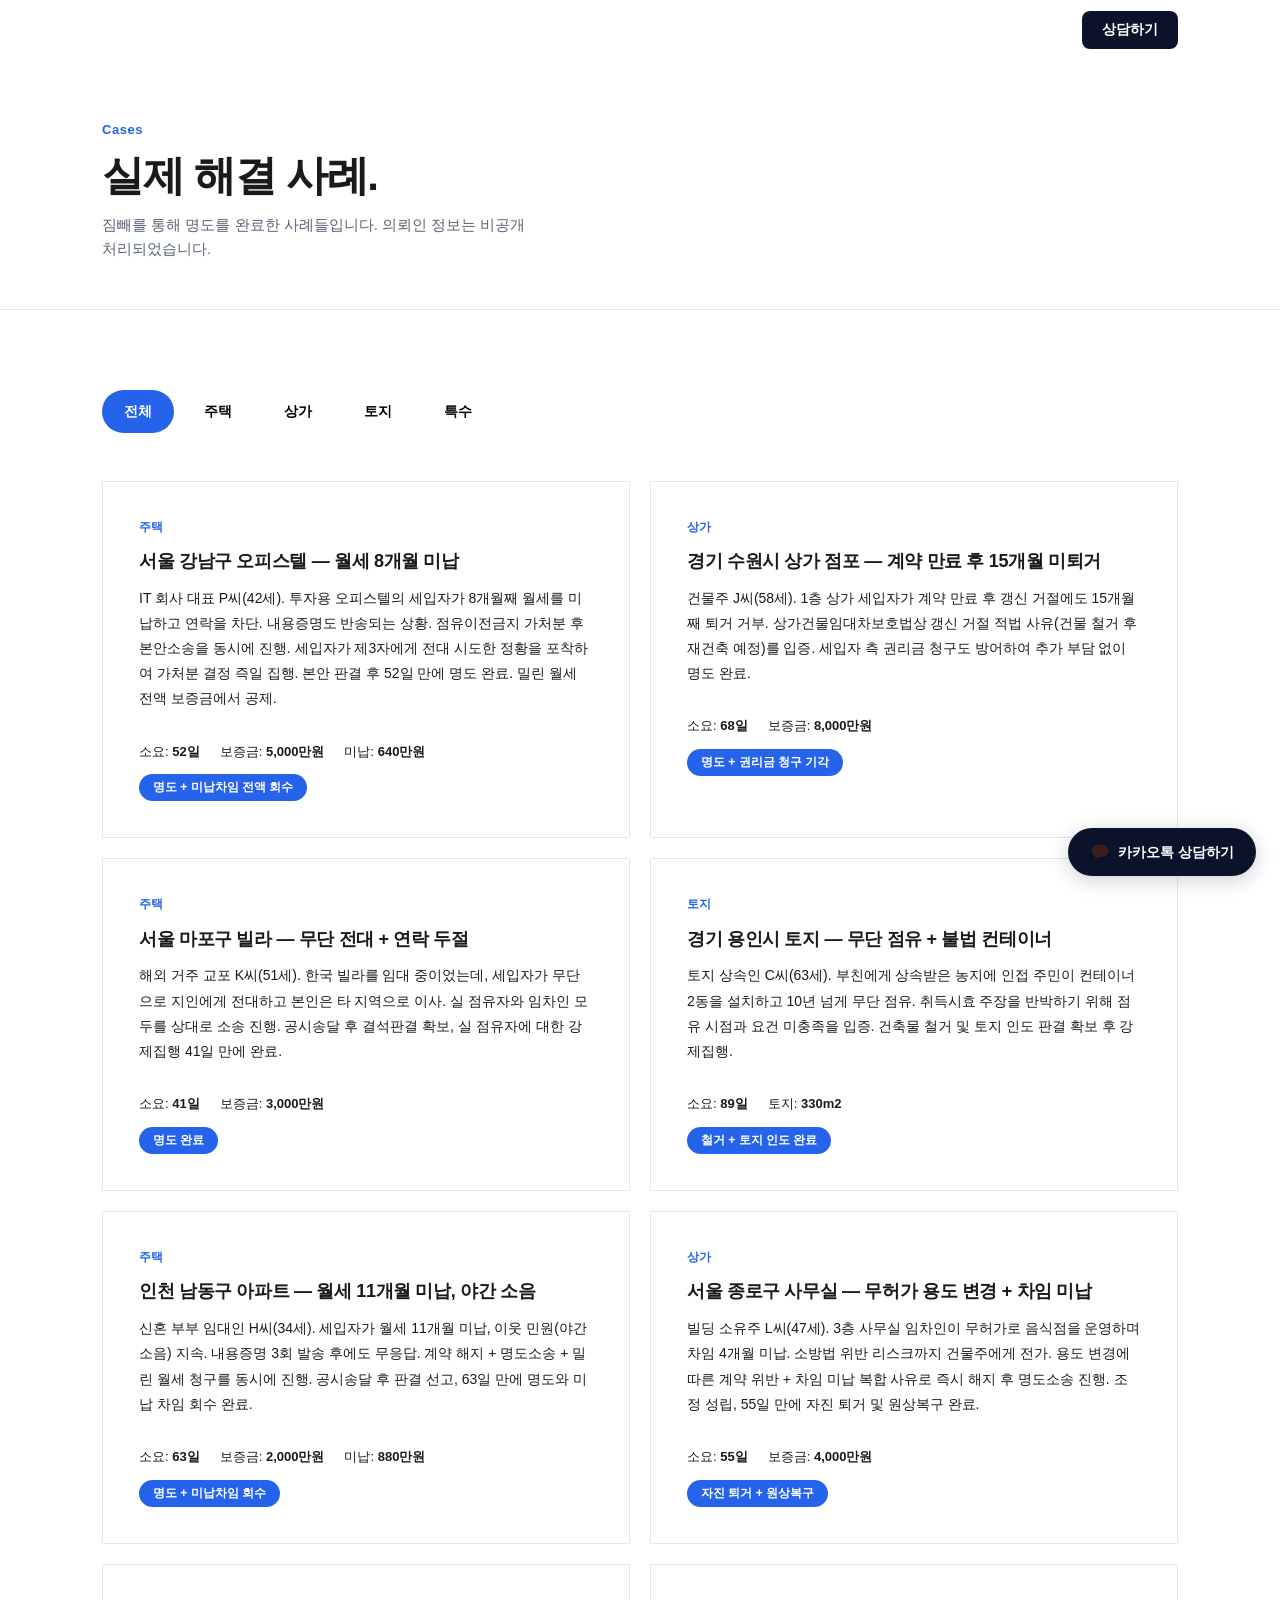
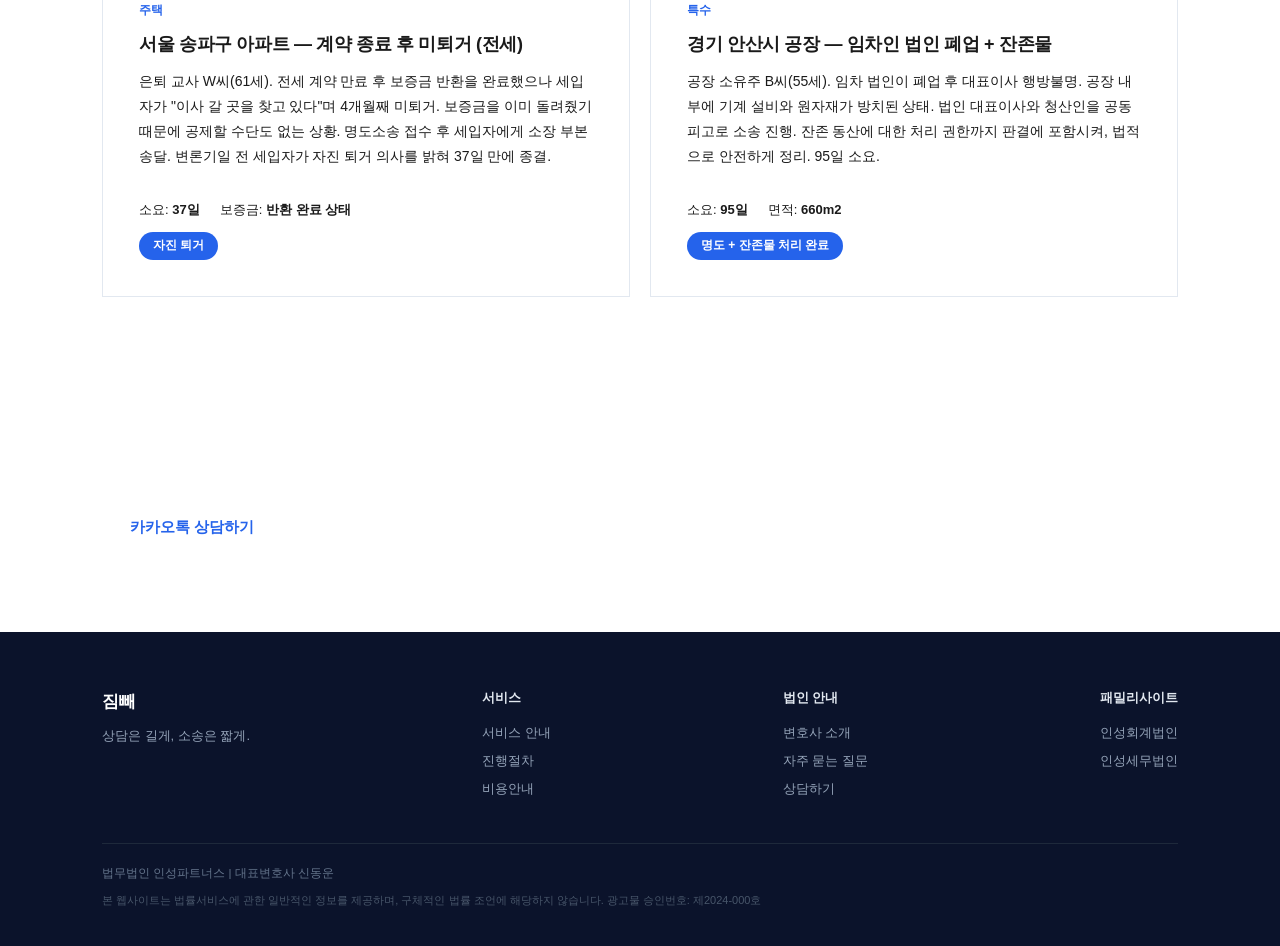
<file: cases.html>
<!DOCTYPE html>
<html lang="ko">
<head>
<meta charset="UTF-8">
<meta name="viewport" content="width=device-width,initial-scale=1">
<title>해결사례 — 짐빼</title>
<meta name="description" content="짐빼 명도소송 해결사례. 주택, 상가, 토지 등 다양한 명도 성공 사례를 확인하세요.">
<link rel="stylesheet" href="common.css">
<style>
.filter{display:flex;gap:8px;flex-wrap:wrap;margin-bottom:48px}
.filter__btn{padding:10px 22px;font-size:14px;font-weight:600;border:1px solid var(--gray-border);cursor:pointer;transition:all .2s;background:#fff;border-radius:100px}
.filter__btn:hover,.filter__btn.active{background:var(--cta);color:#fff;border-color:var(--cta)}
.cases-grid{display:grid;grid-template-columns:1fr 1fr;gap:20px}
.case-card{padding:36px;border-radius:var(--radius)}
.case-card__type{font-size:12px;font-weight:700;color:var(--cta);margin-bottom:10px}
.case-card__title{font-size:18px;font-weight:900;letter-spacing:-0.02em;margin-bottom:10px}
.case-card__desc{font-size:14px;color:var(--gray-text);line-height:1.8;margin-bottom:16px}
.case-card__meta{display:flex;gap:20px;font-size:13px;color:var(--gray-light);border-top:1px solid var(--gray-border);padding-top:14px;flex-wrap:wrap}
.case-card__meta strong{color:var(--black);font-weight:600}
.case-card__result{display:inline-block;padding:4px 14px;font-size:12px;font-weight:700;background:var(--cta);color:#fff;margin-top:12px;border-radius:100px}
@media(max-width:768px){.cases-grid{grid-template-columns:1fr}}
</style>
</head>
<body>
<nav class="nav"><div class="nav__inner"><a href="index.html" class="nav__logo">짐빼</a><div class="nav__links"><a href="index.html#about">짐빼소개</a><a href="services.html">서비스안내</a><a href="pricing.html">비용안내</a><a href="cases.html">해결사례</a><a href="attorney.html">변호사소개</a><a href="faq.html">자주묻는질문</a></div><div class="nav__cta"><a href="contact.html" class="btn btn--primary btn--small">상담하기</a></div><div class="nav__mobile" id="navMobile"><span></span><span></span><span></span></div></div></nav>
<div class="mobile-menu" id="mobileMenu"><a href="index.html#about">짐빼소개</a><a href="services.html">서비스안내</a><a href="pricing.html">비용안내</a><a href="cases.html">해결사례</a><a href="attorney.html">변호사소개</a><a href="faq.html">자주묻는질문</a><a href="contact.html">상담하기</a></div>

<div class="page-header">
  <div class="container">
    <div class="page-header__label">Cases</div>
    <h1 class="page-header__title">실제 해결 사례.</h1>
    <p class="page-header__desc">짐빼를 통해 명도를 완료한 사례들입니다. 의뢰인 정보는 비공개 처리되었습니다.</p>
  </div>
</div>

<section class="section">
  <div class="container">
    <div class="filter reveal">
      <button class="filter__btn active" data-filter="all">전체</button>
      <button class="filter__btn" data-filter="housing">주택</button>
      <button class="filter__btn" data-filter="commercial">상가</button>
      <button class="filter__btn" data-filter="land">토지</button>
      <button class="filter__btn" data-filter="special">특수</button>
    </div>
    <div class="cases-grid" id="casesGrid">

      <div class="card case-card reveal" data-type="housing">
        <div class="case-card__type">주택</div>
        <div class="case-card__title">서울 강남구 오피스텔 — 월세 8개월 미납</div>
        <p class="case-card__desc">IT 회사 대표 P씨(42세). 투자용 오피스텔의 세입자가 8개월째 월세를 미납하고 연락을 차단. 내용증명도 반송되는 상황. 점유이전금지 가처분 후 본안소송을 동시에 진행. 세입자가 제3자에게 전대 시도한 정황을 포착하여 가처분 결정 즉일 집행. 본안 판결 후 52일 만에 명도 완료. 밀린 월세 전액 보증금에서 공제.</p>
        <div class="case-card__meta">
          <span>소요: <strong>52일</strong></span>
          <span>보증금: <strong>5,000만원</strong></span>
          <span>미납: <strong>640만원</strong></span>
        </div>
        <div class="case-card__result">명도 + 미납차임 전액 회수</div>
      </div>

      <div class="card case-card reveal" data-type="commercial">
        <div class="case-card__type">상가</div>
        <div class="case-card__title">경기 수원시 상가 점포 — 계약 만료 후 15개월 미퇴거</div>
        <p class="case-card__desc">건물주 J씨(58세). 1층 상가 세입자가 계약 만료 후 갱신 거절에도 15개월째 퇴거 거부. 상가건물임대차보호법상 갱신 거절 적법 사유(건물 철거 후 재건축 예정)를 입증. 세입자 측 권리금 청구도 방어하여 추가 부담 없이 명도 완료.</p>
        <div class="case-card__meta">
          <span>소요: <strong>68일</strong></span>
          <span>보증금: <strong>8,000만원</strong></span>
        </div>
        <div class="case-card__result">명도 + 권리금 청구 기각</div>
      </div>

      <div class="card case-card reveal" data-type="housing">
        <div class="case-card__type">주택</div>
        <div class="case-card__title">서울 마포구 빌라 — 무단 전대 + 연락 두절</div>
        <p class="case-card__desc">해외 거주 교포 K씨(51세). 한국 빌라를 임대 중이었는데, 세입자가 무단으로 지인에게 전대하고 본인은 타 지역으로 이사. 실 점유자와 임차인 모두를 상대로 소송 진행. 공시송달 후 결석판결 확보, 실 점유자에 대한 강제집행 41일 만에 완료.</p>
        <div class="case-card__meta">
          <span>소요: <strong>41일</strong></span>
          <span>보증금: <strong>3,000만원</strong></span>
        </div>
        <div class="case-card__result">명도 완료</div>
      </div>

      <div class="card case-card reveal" data-type="land">
        <div class="case-card__type">토지</div>
        <div class="case-card__title">경기 용인시 토지 — 무단 점유 + 불법 컨테이너</div>
        <p class="case-card__desc">토지 상속인 C씨(63세). 부친에게 상속받은 농지에 인접 주민이 컨테이너 2동을 설치하고 10년 넘게 무단 점유. 취득시효 주장을 반박하기 위해 점유 시점과 요건 미충족을 입증. 건축물 철거 및 토지 인도 판결 확보 후 강제집행.</p>
        <div class="case-card__meta">
          <span>소요: <strong>89일</strong></span>
          <span>토지: <strong>330m2</strong></span>
        </div>
        <div class="case-card__result">철거 + 토지 인도 완료</div>
      </div>

      <div class="card case-card reveal" data-type="housing">
        <div class="case-card__type">주택</div>
        <div class="case-card__title">인천 남동구 아파트 — 월세 11개월 미납, 야간 소음</div>
        <p class="case-card__desc">신혼 부부 임대인 H씨(34세). 세입자가 월세 11개월 미납, 이웃 민원(야간 소음) 지속. 내용증명 3회 발송 후에도 무응답. 계약 해지 + 명도소송 + 밀린 월세 청구를 동시에 진행. 공시송달 후 판결 선고, 63일 만에 명도와 미납 차임 회수 완료.</p>
        <div class="case-card__meta">
          <span>소요: <strong>63일</strong></span>
          <span>보증금: <strong>2,000만원</strong></span>
          <span>미납: <strong>880만원</strong></span>
        </div>
        <div class="case-card__result">명도 + 미납차임 회수</div>
      </div>

      <div class="card case-card reveal" data-type="commercial">
        <div class="case-card__type">상가</div>
        <div class="case-card__title">서울 종로구 사무실 — 무허가 용도 변경 + 차임 미납</div>
        <p class="case-card__desc">빌딩 소유주 L씨(47세). 3층 사무실 임차인이 무허가로 음식점을 운영하며 차임 4개월 미납. 소방법 위반 리스크까지 건물주에게 전가. 용도 변경에 따른 계약 위반 + 차임 미납 복합 사유로 즉시 해지 후 명도소송 진행. 조정 성립, 55일 만에 자진 퇴거 및 원상복구 완료.</p>
        <div class="case-card__meta">
          <span>소요: <strong>55일</strong></span>
          <span>보증금: <strong>4,000만원</strong></span>
        </div>
        <div class="case-card__result">자진 퇴거 + 원상복구</div>
      </div>

      <div class="card case-card reveal" data-type="housing">
        <div class="case-card__type">주택</div>
        <div class="case-card__title">서울 송파구 아파트 — 계약 종료 후 미퇴거 (전세)</div>
        <p class="case-card__desc">은퇴 교사 W씨(61세). 전세 계약 만료 후 보증금 반환을 완료했으나 세입자가 "이사 갈 곳을 찾고 있다"며 4개월째 미퇴거. 보증금을 이미 돌려줬기 때문에 공제할 수단도 없는 상황. 명도소송 접수 후 세입자에게 소장 부본 송달. 변론기일 전 세입자가 자진 퇴거 의사를 밝혀 37일 만에 종결.</p>
        <div class="case-card__meta">
          <span>소요: <strong>37일</strong></span>
          <span>보증금: <strong>반환 완료 상태</strong></span>
        </div>
        <div class="case-card__result">자진 퇴거</div>
      </div>

      <div class="card case-card reveal" data-type="special">
        <div class="case-card__type">특수</div>
        <div class="case-card__title">경기 안산시 공장 — 임차인 법인 폐업 + 잔존물</div>
        <p class="case-card__desc">공장 소유주 B씨(55세). 임차 법인이 폐업 후 대표이사 행방불명. 공장 내부에 기계 설비와 원자재가 방치된 상태. 법인 대표이사와 청산인을 공동 피고로 소송 진행. 잔존 동산에 대한 처리 권한까지 판결에 포함시켜, 법적으로 안전하게 정리. 95일 소요.</p>
        <div class="case-card__meta">
          <span>소요: <strong>95일</strong></span>
          <span>면적: <strong>660m2</strong></span>
        </div>
        <div class="case-card__result">명도 + 잔존물 처리 완료</div>
      </div>

    </div>
  </div>
</section>

<section class="cta-band" style="padding:80px 0">
  <div class="container">
    <div class="t-h3 reveal" style="color:#fff;margin-bottom:16px">비슷한 상황이라면, 상담부터 시작하세요.</div>
    <a href="contact.html" class="btn reveal" style="background:#fff;color:var(--cta);font-weight:700">카카오톡 상담하기</a>
  </div>
</section>

<footer class="footer"><div class="container"><div class="footer__inner"><div class="footer__brand"><h4>짐빼</h4><p style="font-size:13px">상담은 길게, 소송은 짧게.</p></div><div class="footer__links"><h5>서비스</h5><a href="services.html">서비스 안내</a><a href="process.html">진행절차</a><a href="pricing.html">비용안내</a></div><div class="footer__links"><h5>법인 안내</h5><a href="attorney.html">변호사 소개</a><a href="faq.html">자주 묻는 질문</a><a href="contact.html">상담하기</a></div><div class="footer__links"><h5>패밀리사이트</h5><a href="#">인성회계법인</a><a href="#">인성세무법인</a></div></div><div class="footer__bottom"><p>법무법인 인성파트너스 | 대표변호사 신동운</p><div class="footer__disclaimer">본 웹사이트는 법률서비스에 관한 일반적인 정보를 제공하며, 구체적인 법률 조언에 해당하지 않습니다. 광고물 승인번호: 제2024-000호</div></div></div></footer>

<!-- FLOATING KAKAO CTA -->
<div class="floating-cta"><a href="contact.html" class="floating-cta__btn"><span class="floating-cta__icon"><svg width="24" height="24" viewBox="0 0 24 24" fill="none"><path d="M12 3C6.477 3 2 6.463 2 10.691c0 2.724 1.8 5.116 4.517 6.479-.14.507-.905 3.27-.937 3.478 0 0-.019.157.083.217.102.06.222.028.222.028.293-.041 3.397-2.218 3.936-2.594.699.098 1.42.15 2.179.15 5.523 0 10-3.462 10-7.758C22 6.463 17.523 3 12 3z" fill="#3C1E1E"/></svg></span>카카오톡 상담하기</a></div>

<script>
document.getElementById('navMobile').addEventListener('click',function(){document.getElementById('mobileMenu').classList.toggle('active')});
var reveals=document.querySelectorAll('.reveal');var observer=new IntersectionObserver(function(entries){entries.forEach(function(e){if(e.isIntersecting){e.target.classList.add('visible');observer.unobserve(e.target)}})},{threshold:0.15});reveals.forEach(function(el){observer.observe(el)});
var filterBtns=document.querySelectorAll('.filter__btn');
var cards=document.querySelectorAll('.case-card');
filterBtns.forEach(function(btn){
  btn.addEventListener('click',function(){
    filterBtns.forEach(function(b){b.classList.remove('active')});
    btn.classList.add('active');
    var f=btn.getAttribute('data-filter');
    cards.forEach(function(c){
      if(f==='all'||c.getAttribute('data-type')===f){c.style.display=''}
      else{c.style.display='none'}
    });
  });
});
</script>
</body>
</html>
</file>
<file: common.css>
/* ===== RESET & BASE ===== */
*,*::before,*::after{margin:0;padding:0;box-sizing:border-box}
html{scroll-behavior:smooth;font-size:16px}
body{font-family:'Pretendard',-apple-system,BlinkMacSystemFont,'Segoe UI',Roboto,sans-serif;color:#1a1a1a;background:#fff;line-height:1.6;overflow-x:hidden;-webkit-font-smoothing:antialiased}
a{color:inherit;text-decoration:none}
ul,ol{list-style:none}
img{max-width:100%;display:block}
button,input,textarea,select{font:inherit;border:none;outline:none;background:none}

/* ===== VARIABLES ===== */
:root{
  --primary:#0B132B;
  --cta:#2563EB;
  --orange:#F97316;
  --dark:#0B132B;
  --text:#1a1a1a;
  --text-secondary:#5a6577;
  --text-light:#8896a8;
  --border:#e2e8f0;
  --bg:#fff;
  --bg-cool:#f7f8fa;
  --bg-warm:#f8fafc;
  --max-w:1140px;
  --section-py:80px;
  --r:10px;
  --r-lg:16px;
}

/* ===== TYPOGRAPHY ===== */
.t-h1{font-size:clamp(26px,3.6vw,44px);font-weight:800;letter-spacing:-0.03em;line-height:1.2;word-break:keep-all}
.t-h2{font-size:clamp(22px,2.8vw,34px);font-weight:800;letter-spacing:-0.02em;line-height:1.25;word-break:keep-all}
.t-h3{font-size:clamp(17px,1.8vw,22px);font-weight:700;line-height:1.35;word-break:keep-all}
.t-accent{color:var(--cta)}
.t-primary{color:var(--primary)}

/* ===== LAYOUT ===== */
.container{max-width:var(--max-w);margin:0 auto;padding:0 32px}
.section{padding:var(--section-py) 0}
.section--dark{background:var(--dark);color:#fff}
.section--cool{background:var(--bg-cool)}
.section--warm{background:var(--bg-warm)}

/* ===== BUTTONS ===== */
.btn{display:inline-flex;align-items:center;justify-content:center;gap:8px;padding:13px 28px;font-size:15px;font-weight:600;cursor:pointer;transition:all .2s;border-radius:8px;white-space:nowrap}
.btn--primary{background:var(--primary);color:#fff}
.btn--primary:hover{background:#0a1025;box-shadow:0 4px 12px rgba(11,19,43,.25)}
.btn--accent{background:var(--cta);color:#fff}
.btn--accent:hover{background:#1d4ed8;box-shadow:0 4px 12px rgba(37,99,235,.3)}
.btn--outline{border:1.5px solid var(--border);color:var(--text);background:#fff}
.btn--outline:hover{border-color:var(--primary);color:var(--primary)}
.btn--kakao{background:var(--primary);color:#fff;font-weight:700}
.btn--kakao:hover{background:#0a1025}
.btn--ghost{color:var(--primary);font-weight:600;padding:13px 20px}
.btn--ghost:hover{background:var(--bg-cool)}
.btn--sm{padding:10px 20px;font-size:14px}
.btn--lg{padding:16px 36px;font-size:16px}

/* ===== CARDS ===== */
.card{border:1px solid var(--border);padding:32px;background:#fff;transition:all .25s;border-radius:var(--r-lg)}
.card:hover{box-shadow:0 8px 32px rgba(11,19,43,.06);border-color:var(--cta)}

/* ===== NAV ===== */
.nav{position:fixed;top:0;left:0;right:0;z-index:1000;background:transparent;backdrop-filter:blur(12px);border-bottom:1px solid transparent;transition:background .3s,border-color .3s}
.nav.scrolled{background:rgba(255,255,255,.97);border-bottom-color:var(--border)}
.nav.scrolled .nav__logo,.nav.scrolled .nav__links a{color:var(--text)}
.nav.scrolled .nav__links a:hover{color:var(--primary)}
.nav__inner{display:flex;align-items:center;justify-content:space-between;height:60px;max-width:var(--max-w);margin:0 auto;padding:0 32px}
.nav__logo{font-size:20px;font-weight:900;color:#fff;letter-spacing:-0.03em;transition:color .3s}
.nav__links{display:flex;gap:24px}
.nav__links a{font-size:13.5px;font-weight:500;color:rgba(255,255,255,.7);transition:color .15s}
.nav__links a:hover{color:#fff}
.nav__cta .btn{padding:8px 20px;font-size:13.5px}
.nav__mobile{display:none;flex-direction:column;gap:4px;cursor:pointer;width:22px}
.nav__mobile span{display:block;width:100%;height:2px;background:#fff;transition:all .3s}
.nav.scrolled .nav__mobile span{background:var(--text)}

/* ===== MOBILE MENU ===== */
.mobile-menu{display:none;position:fixed;top:60px;left:0;right:0;bottom:0;background:#fff;z-index:999;padding:32px;flex-direction:column;gap:20px}
.mobile-menu.active{display:flex}
.mobile-menu a{font-size:18px;font-weight:600;padding:12px 0;border-bottom:1px solid var(--border);color:var(--text)}

/* ===== FOOTER ===== */
.footer{background:var(--dark);color:#94a3b8;padding:56px 0 36px}
.footer__inner{display:flex;justify-content:space-between;gap:32px;flex-wrap:wrap}
.footer__brand{max-width:280px}
.footer__brand h4{color:#fff;font-size:17px;font-weight:800;margin-bottom:10px}
.footer__links h5{color:#e2e8f0;font-size:13px;font-weight:700;margin-bottom:14px}
.footer__links a{display:block;font-size:13px;margin-bottom:7px;transition:color .15s}
.footer__links a:hover{color:#fff}
.footer__bottom{border-top:1px solid #1e293b;margin-top:36px;padding-top:20px;font-size:11.5px;color:#64748b}
.footer__disclaimer{margin-top:10px;font-size:11px;color:#475569;line-height:1.6}

/* ===== REVEAL ===== */
.reveal{opacity:0;transform:translateY(24px);transition:opacity .5s ease,transform .5s ease}
.reveal.visible{opacity:1;transform:translateY(0)}

/* ===== PAGE HEADER ===== */
.page-header{padding:120px 0 48px;border-bottom:1px solid var(--border)}
.page-header__label{font-size:13px;font-weight:600;color:var(--cta);letter-spacing:.04em;margin-bottom:10px}
.page-header__title{font-size:clamp(26px,3.6vw,42px);font-weight:800;letter-spacing:-0.03em;line-height:1.2;margin-bottom:12px;word-break:keep-all}
.page-header__desc{font-size:15px;color:var(--text-secondary);max-width:520px;word-break:keep-all}

/* ===== FLOATING CTA ===== */
.floating-cta{position:fixed;bottom:24px;right:24px;z-index:900}
.floating-cta__btn{display:flex;align-items:center;gap:8px;padding:13px 22px;background:var(--primary);color:#fff;font-weight:700;font-size:14px;border-radius:100px;cursor:pointer;box-shadow:0 4px 20px rgba(11,19,43,.2);transition:all .2s;text-decoration:none}
.floating-cta__btn:hover{transform:translateY(-2px);box-shadow:0 6px 24px rgba(11,19,43,.3);background:#0a1025}
.floating-cta__icon{width:20px;height:20px;display:flex;align-items:center;justify-content:center}

/* ===== RESPONSIVE ===== */
@media(max-width:1024px){
  .container{padding:0 24px}
}
@media(max-width:768px){
  :root{--section-py:60px}
  .container{padding:0 20px}
  .nav__links,.nav__cta{display:none}
  .nav__mobile{display:flex}
  .card{padding:24px}
  .btn{padding:12px 24px;font-size:14px}
  .floating-cta{bottom:16px;right:16px}
  .floating-cta__btn{padding:11px 18px;font-size:13px}
}
@media(max-width:480px){
  :root{--section-py:48px}
  .container{padding:0 16px}
  .nav__inner{padding:0 16px}
}
</file>
